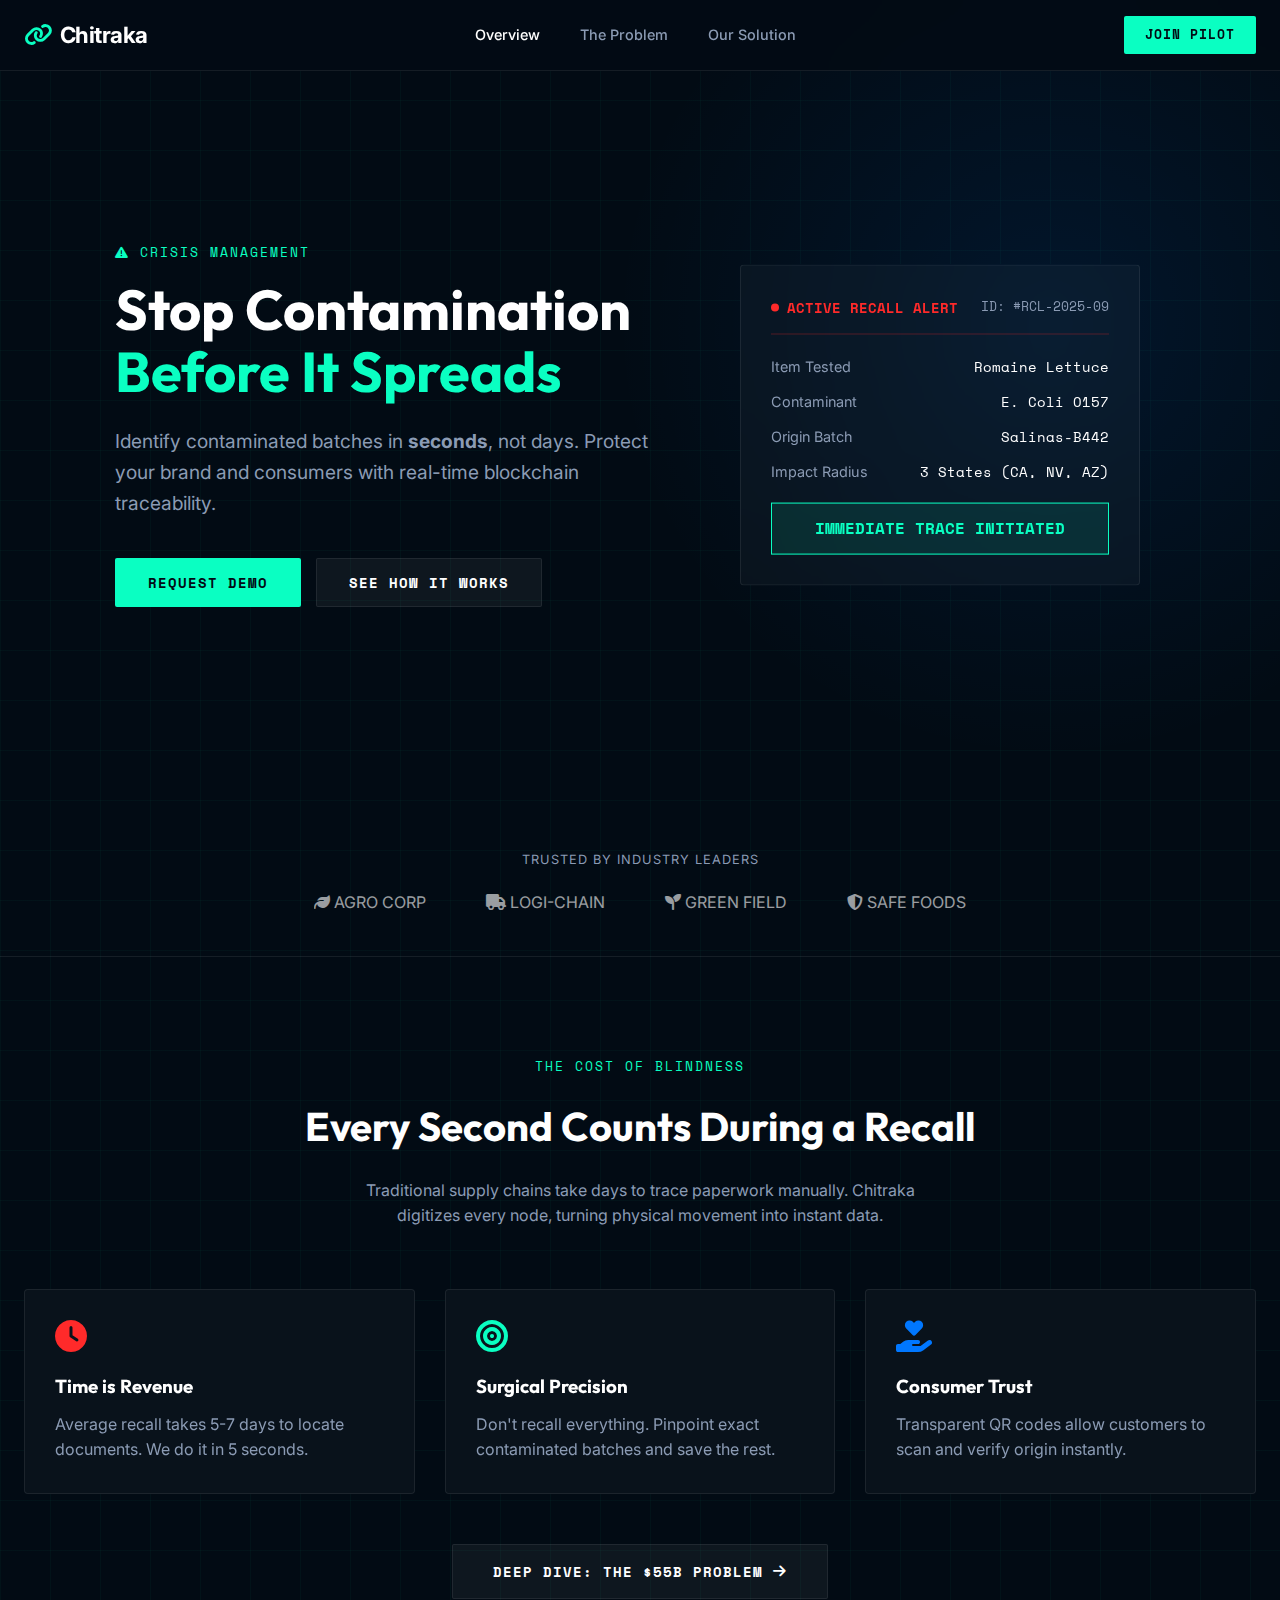
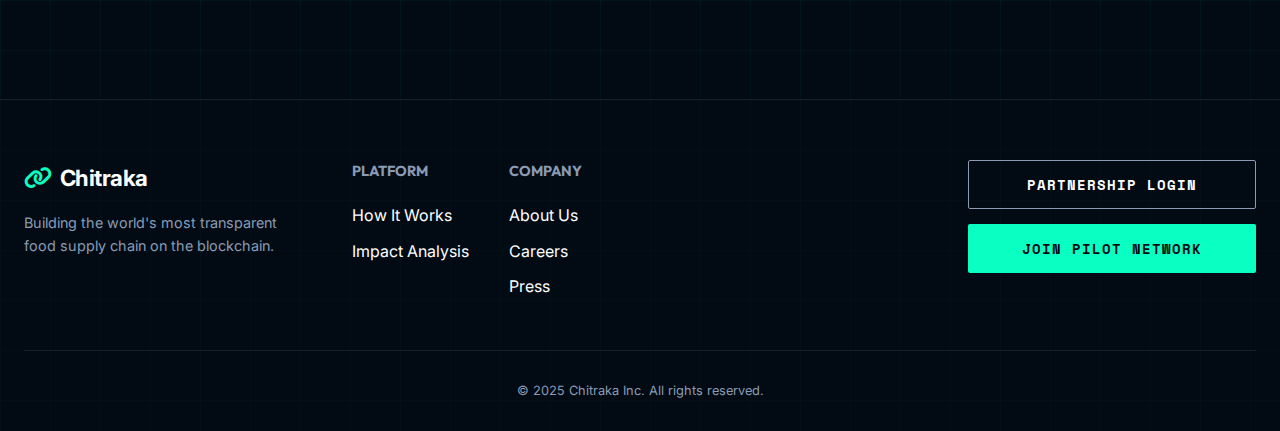
<file: index.html>
<!DOCTYPE html>
<html lang="en">

<head>
    <meta charset="UTF-8">
    <meta name="viewport" content="width=device-width, initial-scale=1.0">
    <title>Chitraka | Blockchain Food Supply Chain Transparency</title>
    <link rel="preconnect" href="https://fonts.googleapis.com">
    <link rel="preconnect" href="https://fonts.gstatic.com" crossorigin>
    <link
        href="https://fonts.googleapis.com/css2?family=Inter:wght@400;500;600&family=Outfit:wght@500;700&family=Space+Mono:wght@400;700&display=swap"
        rel="stylesheet">
    <link rel="stylesheet" href="style.css">
    <link rel="stylesheet" href="https://cdnjs.cloudflare.com/ajax/libs/font-awesome/6.4.0/css/all.min.css">
</head>

<body>

    <!-- Navigation -->
    <nav class="navbar">
        <div class="container nav-container">
            <a href="index.html" class="logo">
                <i class="fa-solid fa-link logo-blue"></i>
                Chitraka
            </a>
            <ul class="nav-links">
                <li class="nav-item"><a href="index.html" class="active">Overview</a></li>
                <li class="nav-item"><a href="problem.html">The Problem</a></li>
                <li class="nav-item"><a href="solution.html">Our Solution</a></li>
            </ul>
            <a href="pilot.html" class="btn btn-primary nav-cta">Join Pilot</a>
        </div>
    </nav>

    <!-- Hero Section -->
    <header class="hero">
        <div class="hero-bg"></div>
        <div class="container hero-grid">
            <div class="hero-content">
                <span class="section-label highlight-urgency"><i class="fa-solid fa-triangle-exclamation"></i> Crisis
                    Management</span>
                <h1>Stop Contamination <br><span class="highlight-trust">Before It Spreads</span></h1>
                <p class="hero-subtitle">Identify contaminated batches in <strong>seconds</strong>, not days. Protect
                    your brand and consumers with real-time blockchain traceability.</p>
                <div class="cta-group" style="display: flex; gap: 15px;">
                    <a href="pilot.html" class="btn btn-primary">Request Demo</a>
                    <a href="solution.html" class="btn btn-ghost">See How It Works</a>
                </div>
            </div>

            <div class="hero-visual">
                <!-- Scenario Card -->
                <div class="glass-panel scenario-card">
                    <div class="alert-header">
                        <span class="alert-title">
                            <div class="alert-pulse"></div> ACTIVE RECALL ALERT
                        </span>
                        <span class="mono" style="font-size: 0.8rem; color: var(--text-muted);">ID: #RCL-2025-09</span>
                    </div>
                    <div class="scenario-data">
                        <div class="data-row">
                            <span class="data-label">Item Tested</span>
                            <span class="data-val">Romaine Lettuce</span>
                        </div>
                        <div class="data-row">
                            <span class="data-label">Contaminant</span>
                            <span class="data-val highlight-urgency">E. Coli O157</span>
                        </div>
                        <div class="data-row">
                            <span class="data-label">Origin Batch</span>
                            <span class="data-val"> Salinas-B442</span>
                        </div>
                        <div class="data-row">
                            <span class="data-label">Impact Radius</span>
                            <span class="data-val">3 States (CA, NV, AZ)</span>
                        </div>
                    </div>
                    <div class="locate-btn">IMMEDIATE TRACE INITIATED</div>
                </div>
            </div>
        </div>
    </header>

    <!-- Trust Indicators -->
    <section class="trust-strip" style="padding: 40px 0; border-bottom: 1px solid var(--border-glass);">
        <div class="container">
            <p
                style="text-align: center; margin-bottom: 20px; color: var(--text-muted); font-size: 0.8rem; text-transform: uppercase; letter-spacing: 1px;">
                Trusted by Industry Leaders</p>
            <div style="display: flex; justify-content: center; gap: 60px; opacity: 0.6; flex-wrap: wrap;">
                <span><i class="fa-solid fa-leaf"></i> AGRO CORP</span>
                <span><i class="fa-solid fa-truck"></i> LOGI-CHAIN</span>
                <span><i class="fa-solid fa-seedling"></i> GREEN FIELD</span>
                <span><i class="fa-solid fa-shield-halved"></i> SAFE FOODS</span>
            </div>
        </div>
    </section>

    <!-- Value Prop / Mini Problem Intro -->
    <section class="problem-intro">
        <div class="container">
            <div class="section-header">
                <span class="section-label">The Cost of Blindness</span>
                <h2 class="section-title">Every Second Counts During a Recall</h2>
                <p style="max-width: 600px; margin: 0 auto; color: var(--text-muted);">Traditional supply chains take
                    days to trace paperwork manually. Chitraka digitizes every node, turning physical movement into
                    instant data.</p>
            </div>

            <div style="display: grid; grid-template-columns: repeat(auto-fit, minmax(300px, 1fr)); gap: 30px;">
                <div class="glass-panel" style="padding: 30px;">
                    <i class="fa-solid fa-clock highlight-urgency" style="font-size: 2rem; margin-bottom: 20px;"></i>
                    <h3>Time is Revenue</h3>
                    <p style="color: var(--text-muted); margin-top: 10px;">Average recall takes 5-7 days to locate
                        documents. We do it in 5 seconds.</p>
                </div>
                <div class="glass-panel" style="padding: 30px;">
                    <i class="fa-solid fa-bullseye highlight-trust" style="font-size: 2rem; margin-bottom: 20px;"></i>
                    <h3>Surgical Precision</h3>
                    <p style="color: var(--text-muted); margin-top: 10px;">Don't recall everything. Pinpoint exact
                        contaminated batches and save the rest.</p>
                </div>
                <div class="glass-panel" style="padding: 30px;">
                    <i class="fa-solid fa-hand-holding-heart"
                        style="font-size: 2rem; margin-bottom: 20px; color: var(--accent-blue);"></i>
                    <h3>Consumer Trust</h3>
                    <p style="color: var(--text-muted); margin-top: 10px;">Transparent QR codes allow customers to scan
                        and verify origin instantly.</p>
                </div>
            </div>

            <div style="text-align: center; margin-top: 50px;">
                <a href="problem.html" class="btn btn-ghost" style="padding: 15px 40px;">Deep Dive: The $55B Problem <i
                        class="fa-solid fa-arrow-right" style="margin-left: 10px;"></i></a>
            </div>
        </div>
    </section>

    <!-- Footer -->
    <footer>
        <div class="container">
            <div class="footer-grid">
                <div class="footer-brand">
                    <a href="#" class="logo" style="margin-bottom: 15px; display: inline-flex;">
                        <i class="fa-solid fa-link logo-blue"></i> Chitraka
                    </a>
                    <p style="color: var(--text-muted); font-size: 0.9rem; max-width: 300px;">
                        Building the world's most transparent food supply chain on the blockchain.
                    </p>
                </div>
                <div class="footer-links">
                    <div class="link-group">
                        <h4>Platform</h4>
                        <ul>
                            <li><a href="solution.html">How It Works</a></li>
                            <li><a href="problem.html">Impact Analysis</a></li>
                        </ul>
                    </div>
                    <div class="link-group">
                        <h4>Company</h4>
                        <ul>
                            <li><a href="#">About Us</a></li>
                            <li><a href="#">Careers</a></li>
                            <li><a href="#">Press</a></li>
                        </ul>
                    </div>
                </div>
                <div class="footer-cta">
                    <a href="pilot.html" class="btn btn-outline"
                        style="border: 1px solid var(--text-muted); width: 100%; text-align: center; margin-bottom: 15px;">Partnership
                        Login</a>
                    <a href="pilot.html" class="btn btn-primary" style="width: 100%;">Join Pilot Network</a>
                </div>
            </div>
            <div class="footer-bottom">
                &copy; 2025 Chitraka Inc. All rights reserved.
            </div>
        </div>
    </footer>

    <script src="script.js"></script>
</body>

</html>
</file>
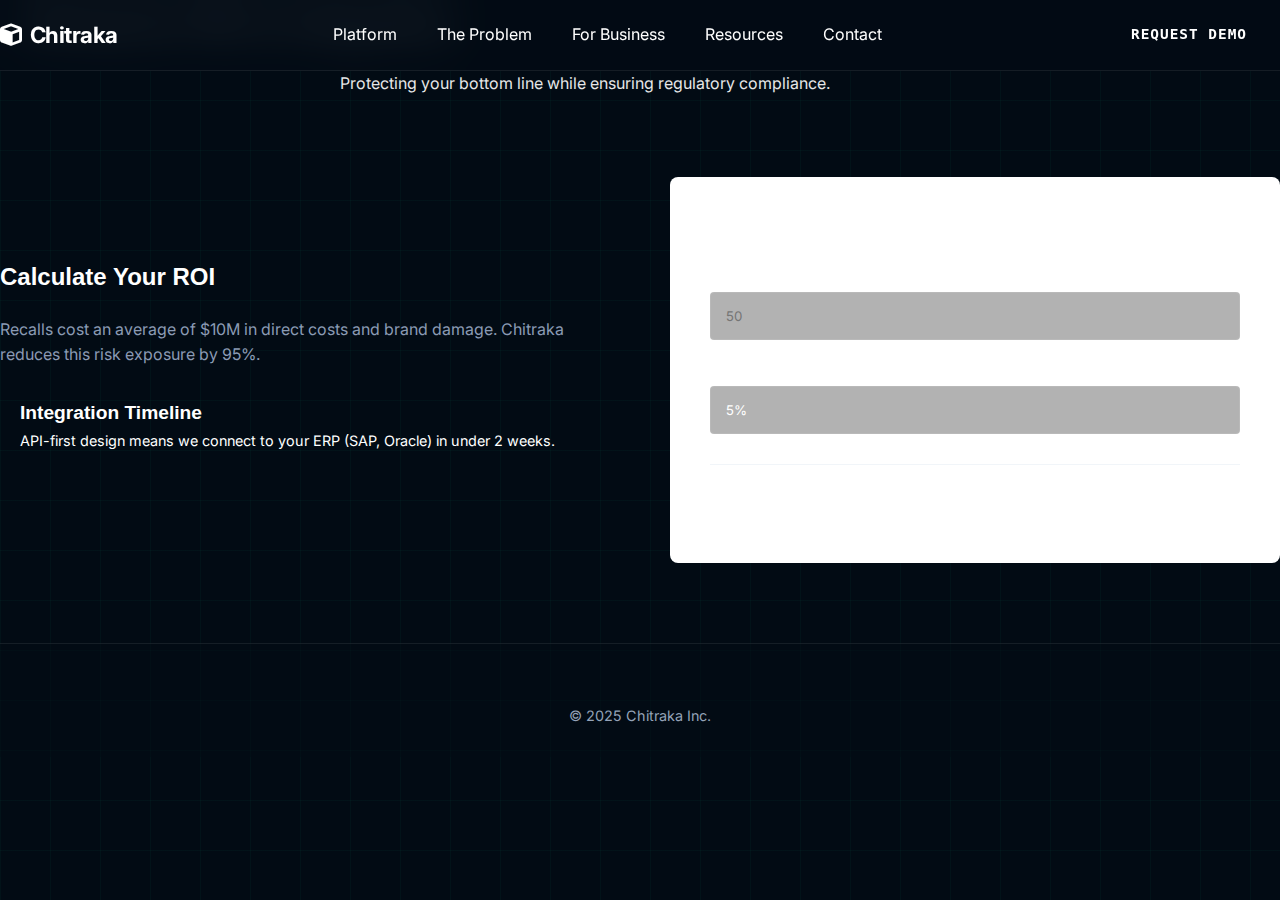
<file: business.html>
<!DOCTYPE html>
<html lang="en">

<head>
    <meta charset="UTF-8">
    <meta name="viewport" content="width=device-width, initial-scale=1.0">
    <title>For Business | Chitraka</title>
    <link
        href="https://fonts.googleapis.com/css2?family=Inter:wght@400;500;600&family=Poppins:wght@500;600;700&display=swap"
        rel="stylesheet">
    <link rel="stylesheet" href="style.css">
    <link rel="stylesheet" href="https://cdnjs.cloudflare.com/ajax/libs/font-awesome/6.4.0/css/all.min.css">
</head>

<body>

    <!-- Navbar -->
    <nav class="navbar">
        <div class="nav-container">
            <a href="index.html" class="logo">
                <span class="logo-icon"><i class="fa-solid fa-cube"></i></span> Chitraka
            </a>
            <ul class="nav-links">
                <li><a href="index.html">Platform</a></li>
                <li><a href="problem.html">The Problem</a></li>
                <li><a href="business.html" class="active">For Business</a></li>
                <li><a href="resources.html">Resources</a></li>
                <li><a href="contact.html">Contact</a></li>
            </ul>
            <a href="pilot.html" class="btn btn-brand">Request Demo</a>
        </div>
    </nav>

    <header class="page-header">
        <div class="container">
            <h1>Enterprise ROI & Integration</h1>
            <p style="max-width: 600px; margin: 20px auto 0; opacity: 0.9;">Protecting your bottom line while ensuring
                regulatory compliance.</p>
        </div>
    </header>

    <div class="container" style="padding: 80px 0;">
        <div style="display: grid; grid-template-columns: 1fr 1fr; gap: 60px; align-items: center;">
            <div>
                <h2 style="color: var(--primary); margin-bottom: 20px;">Calculate Your ROI</h2>
                <p style="color: var(--text-muted); margin-bottom: 30px;">Recalls cost an average of $10M in direct
                    costs and brand damage. Chitraka reduces this risk exposure by 95%.</p>

                <div style="border-left: 4px solid var(--brand); padding-left: 20px; margin-bottom: 30px;">
                    <h3 style="font-size: 1.2rem; color: var(--primary);">Integration Timeline</h3>
                    <p style="font-size: 0.9rem;">API-first design means we connect to your ERP (SAP, Oracle) in under 2
                        weeks.</p>
                </div>
            </div>

            <div style="background: #fff; padding: 40px; box-shadow: var(--card-shadow); border-radius: 8px;">
                <h3 style="margin-bottom: 20px;">ROI Calculator</h3>
                <div class="form-group">
                    <label>Annual Revenue ($M)</label>
                    <input type="number" placeholder="50">
                </div>
                <div class="form-group">
                    <label>Recall Risk Factor (Industry Avg 5%)</label>
                    <input type="text" value="5%" disabled>
                </div>
                <div style="margin-top: 30px; padding-top: 20px; border-top: 1px solid #f1f5f9;">
                    <div style="display: flex; justify-content: space-between; align-items: center;">
                        <span>Projected Savings:</span>
                        <span style="font-size: 1.5rem; font-weight: 700; color: var(--accent-safe);">$2.5M / yr</span>
                    </div>
                </div>
            </div>
        </div>
    </div>

    <!-- Footer -->
    <footer>
        <div class="container">
            <div style="text-align: center; font-size: 0.9rem; color: #94a3b8;">
                &copy; 2025 Chitraka Inc.
            </div>
        </div>
    </footer>
</body>

</html>
</file>
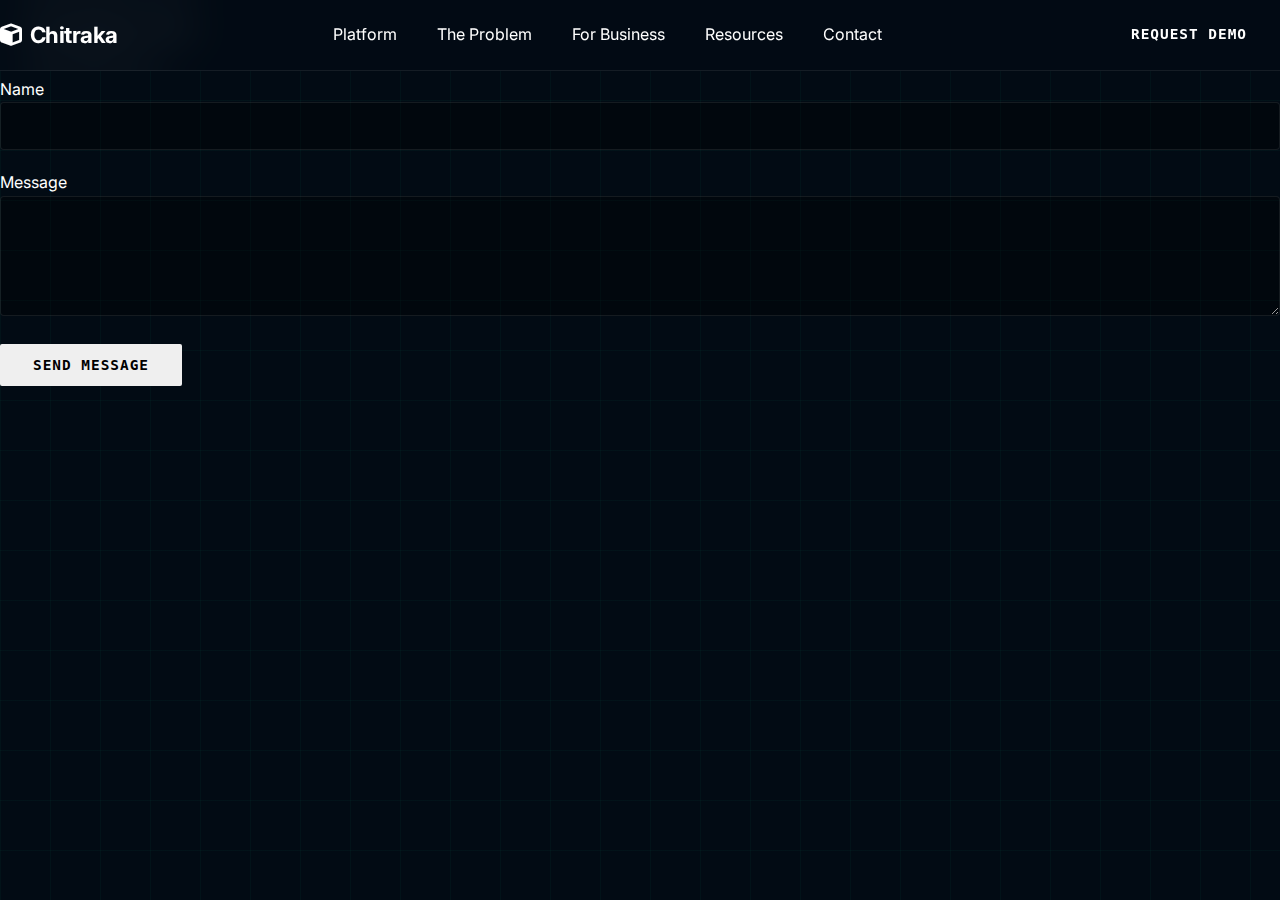
<file: contact.html>
<!DOCTYPE html>
<html lang="en">

<head>
    <meta charset="UTF-8">
    <meta name="viewport" content="width=device-width, initial-scale=1.0">
    <title>Contact | Chitraka</title>
    <link
        href="https://fonts.googleapis.com/css2?family=Inter:wght@400;500;600&family=Poppins:wght@500;600;700&display=swap"
        rel="stylesheet">
    <link rel="stylesheet" href="style.css">
    <link rel="stylesheet" href="https://cdnjs.cloudflare.com/ajax/libs/font-awesome/6.4.0/css/all.min.css">
</head>

<body>
    <nav class="navbar">
        <div class="nav-container">
            <a href="index.html" class="logo"><span class="logo-icon"><i class="fa-solid fa-cube"></i></span>
                Chitraka</a>
            <ul class="nav-links">
                <li><a href="index.html">Platform</a></li>
                <li><a href="problem.html">The Problem</a></li>
                <li><a href="business.html">For Business</a></li>
                <li><a href="resources.html">Resources</a></li>
                <li><a href="contact.html" class="active">Contact</a></li>
            </ul>
            <a href="pilot.html" class="btn btn-brand">Request Demo</a>
        </div>
    </nav>
    <header class="page-header">
        <div class="container">
            <h1>Contact Us</h1>
            <p>San Francisco HQ</p>
        </div>
    </header>
    <form class="form-clean">
        <div class="form-group"><label>Name</label><input type="text"></div>
        <div class="form-group"><label>Message</label><textarea></textarea></div>
        <button class="btn btn-brand">Send Message</button>
    </form>
</body>

</html>
</file>
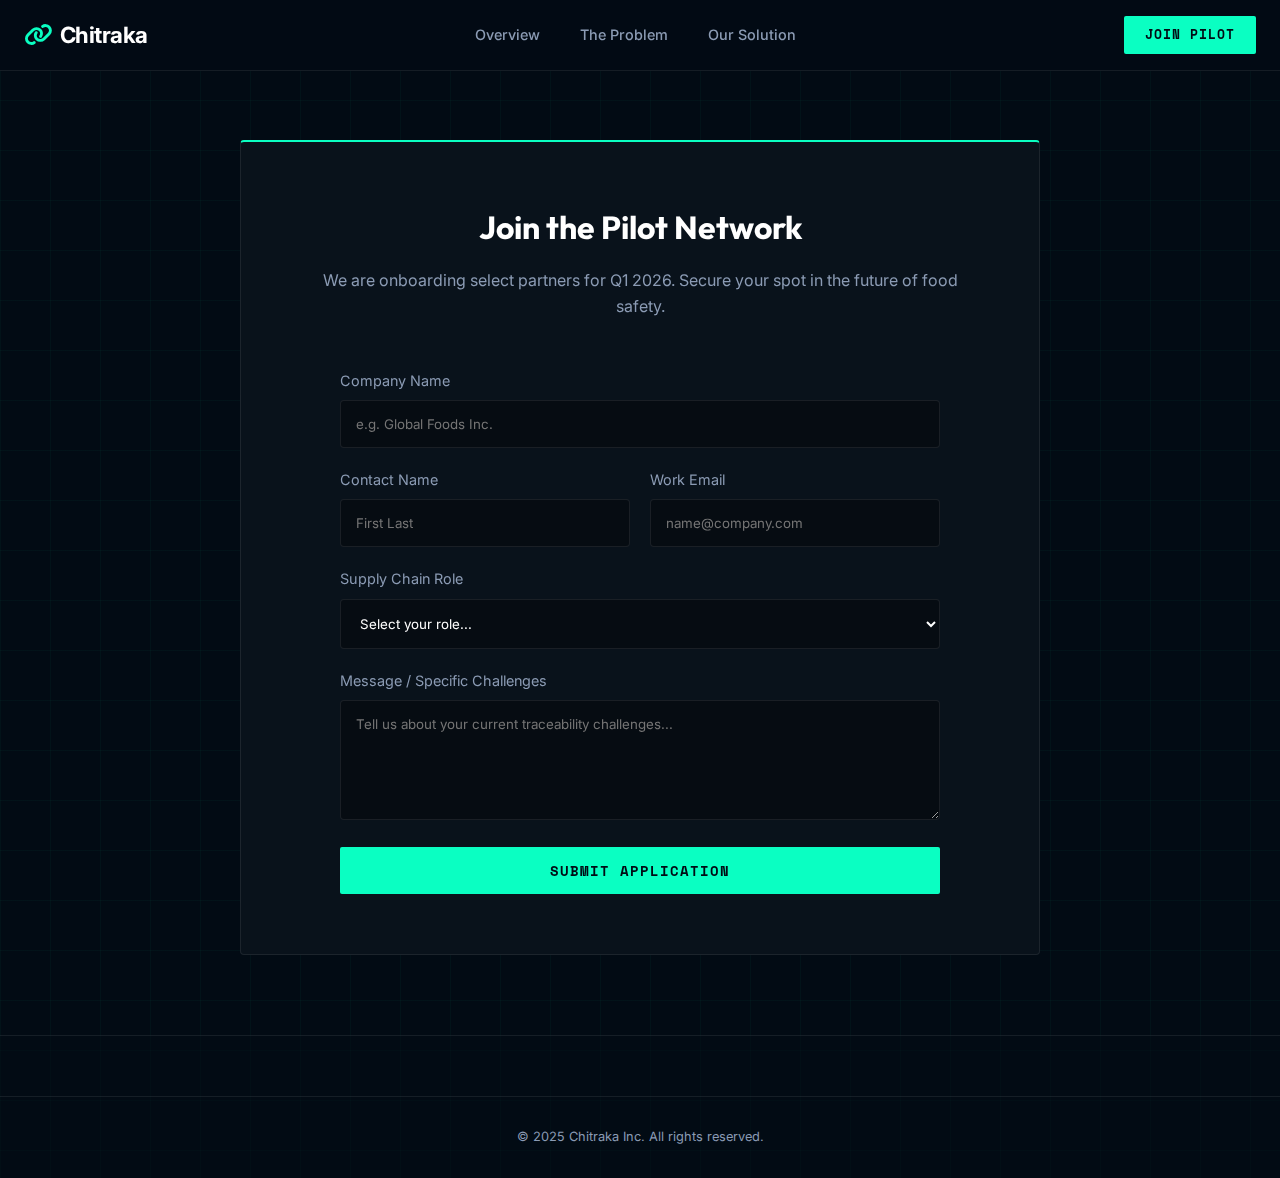
<file: pilot.html>
<!DOCTYPE html>
<html lang="en">

<head>
    <meta charset="UTF-8">
    <meta name="viewport" content="width=device-width, initial-scale=1.0">
    <title>Join Pilot Program | Chitraka</title>
    <link
        href="https://fonts.googleapis.com/css2?family=Inter:wght@400;500;600&family=Outfit:wght@500;700&family=Space+Mono:wght@400;700&display=swap"
        rel="stylesheet">
    <link rel="stylesheet" href="style.css">
    <link rel="stylesheet" href="https://cdnjs.cloudflare.com/ajax/libs/font-awesome/6.4.0/css/all.min.css">
</head>

<body>

    <!-- Navigation -->
    <nav class="navbar">
        <div class="container nav-container">
            <a href="index.html" class="logo">
                <i class="fa-solid fa-link logo-blue"></i> Chitraka
            </a>
            <ul class="nav-links">
                <li class="nav-item"><a href="index.html">Overview</a></li>
                <li class="nav-item"><a href="problem.html">The Problem</a></li>
                <li class="nav-item"><a href="solution.html">Our Solution</a></li>
            </ul>
            <a href="pilot.html" class="btn btn-primary nav-cta">Join Pilot</a>
        </div>
    </nav>

    <div class="container" style="padding-top: 140px; padding-bottom: 80px;">
        <div class="glass-panel"
            style="max-width: 800px; margin: 0 auto; padding: 60px; border-top: 2px solid var(--accent-trust);">
            <div style="text-align: center; margin-bottom: 50px;">
                <h1 style="margin-bottom: 15px;">Join the Pilot Network</h1>
                <p style="color: var(--text-muted);">We are onboarding select partners for Q1 2026. Secure your spot in
                    the future of food safety.</p>
            </div>

            <form class="pilot-form" id="pilotForm">
                <div class="form-group">
                    <label
                        style="display: block; margin-bottom: 8px; font-size: 0.9rem; color: var(--text-muted);">Company
                        Name</label>
                    <input type="text" placeholder="e.g. Global Foods Inc." required>
                </div>

                <div style="display: grid; grid-template-columns: 1fr 1fr; gap: 20px;">
                    <div class="form-group">
                        <label
                            style="display: block; margin-bottom: 8px; font-size: 0.9rem; color: var(--text-muted);">Contact
                            Name</label>
                        <input type="text" placeholder="First Last" required>
                    </div>
                    <div class="form-group">
                        <label
                            style="display: block; margin-bottom: 8px; font-size: 0.9rem; color: var(--text-muted);">Work
                            Email</label>
                        <input type="email" placeholder="name@company.com" required>
                    </div>
                </div>

                <div class="form-group">
                    <label
                        style="display: block; margin-bottom: 8px; font-size: 0.9rem; color: var(--text-muted);">Supply
                        Chain Role</label>
                    <select required>
                        <option value="" disabled selected>Select your role...</option>
                        <option value="producer">Producer / Farm</option>
                        <option value="distributor">Logistics / Distributor</option>
                        <option value="retailer">Retailer / Supermarket</option>
                        <option value="other">Other</option>
                    </select>
                </div>

                <div class="form-group">
                    <label
                        style="display: block; margin-bottom: 8px; font-size: 0.9rem; color: var(--text-muted);">Message
                        / Specific Challenges</label>
                    <textarea placeholder="Tell us about your current traceability challenges..."></textarea>
                </div>

                <button type="submit" class="btn btn-primary" style="width: 100%;">Submit Application</button>
            </form>
        </div>
    </div>

    <!-- Footer -->
    <footer>
        <div class="container footer-bottom">
            &copy; 2025 Chitraka Inc. All rights reserved.
        </div>
    </footer>

    <script src="script.js"></script>
</body>

</html>
</file>
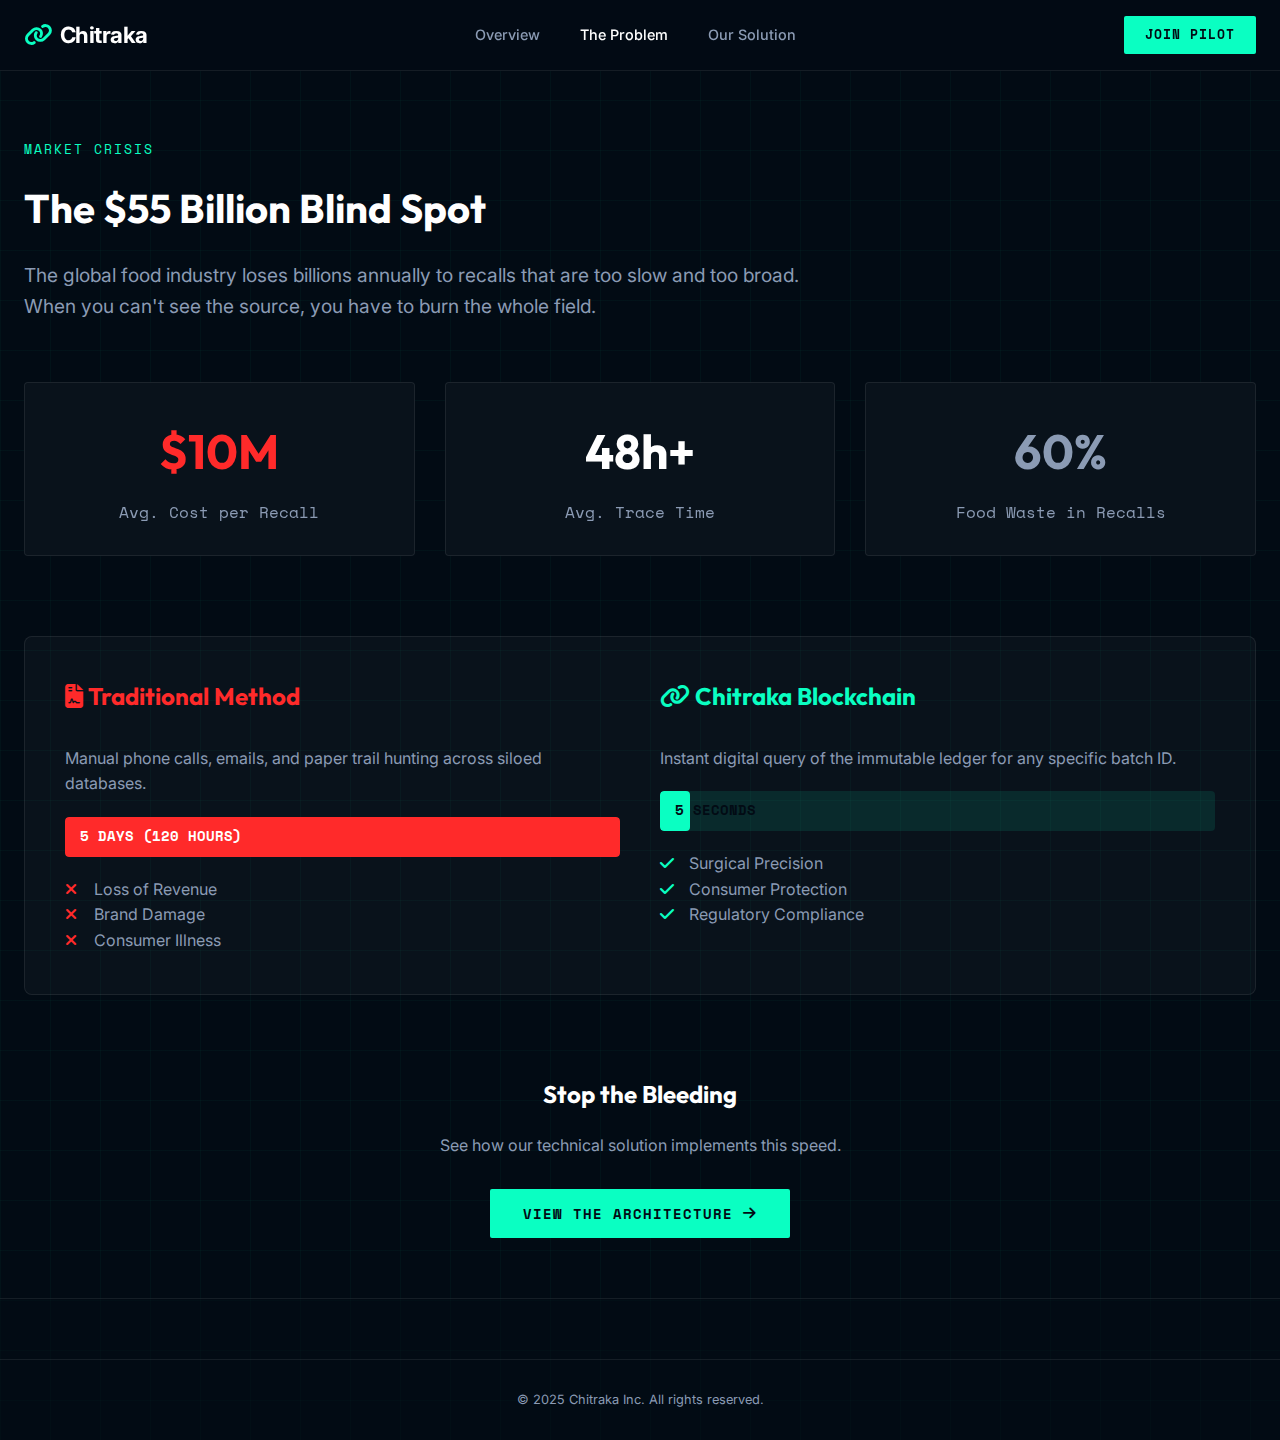
<file: problem.html>
<!DOCTYPE html>
<html lang="en">

<head>
    <meta charset="UTF-8">
    <meta name="viewport" content="width=device-width, initial-scale=1.0">
    <title>The Problem | Chitraka</title>
    <link
        href="https://fonts.googleapis.com/css2?family=Inter:wght@400;500;600&family=Outfit:wght@500;700&family=Space+Mono:wght@400;700&display=swap"
        rel="stylesheet">
    <link rel="stylesheet" href="style.css">
    <link rel="stylesheet" href="https://cdnjs.cloudflare.com/ajax/libs/font-awesome/6.4.0/css/all.min.css">
</head>

<body>

    <!-- Navigation (Identical for consistency) -->
    <nav class="navbar">
        <div class="container nav-container">
            <a href="index.html" class="logo">
                <i class="fa-solid fa-link logo-blue"></i> Chitraka
            </a>
            <ul class="nav-links">
                <li class="nav-item"><a href="index.html">Overview</a></li>
                <li class="nav-item"><a href="problem.html" class="active">The Problem</a></li>
                <li class="nav-item"><a href="solution.html">Our Solution</a></li>
            </ul>
            <a href="pilot.html" class="btn btn-primary nav-cta">Join Pilot</a>
        </div>
    </nav>

    <div class="container" style="padding-top: 140px; padding-bottom: 60px;">
        <span class="section-label highlight-urgency">Market Crisis</span>
        <h1 class="section-title">The $55 Billion Blind Spot</h1>
        <p style="max-width: 800px; font-size: 1.2rem; color: var(--text-muted); margin-bottom: 60px;">
            The global food industry loses billions annually to recalls that are too slow and too broad. When you can't
            see the source, you have to burn the whole field.
        </p>

        <!-- Stats Grid -->
        <div style="display: grid; grid-template-columns: repeat(3, 1fr); gap: 30px; margin-bottom: 80px;">
            <div class="glass-panel" style="padding: 30px; text-align: center;">
                <h2 style="font-size: 3rem; color: var(--accent-urgency); margin-bottom: 10px;">$10M</h2>
                <p class="mono" style="color: var(--text-muted);">Avg. Cost per Recall</p>
            </div>
            <div class="glass-panel" style="padding: 30px; text-align: center;">
                <h2 style="font-size: 3rem; color: var(--text-main); margin-bottom: 10px;">48h+</h2>
                <p class="mono" style="color: var(--text-muted);">Avg. Trace Time</p>
            </div>
            <div class="glass-panel" style="padding: 30px; text-align: center;">
                <h2 style="font-size: 3rem; color: var(--text-muted); margin-bottom: 10px;">60%</h2>
                <p class="mono" style="color: var(--text-muted);">Food Waste in Recalls</p>
            </div>
        </div>

        <!-- Comparison Visualization -->
        <div class="comparison-container">
            <div class="comparison-side">
                <h3 class="highlight-urgency"><i class="fa-solid fa-file-contract"></i> Traditional Method</h3>
                <p style="color: var(--text-muted); margin-bottom: 20px;">Manual phone calls, emails, and paper trail
                    hunting across siloed databases.</p>

                <div class="timeline-bar">
                    <div class="bar-fill bad-bar">
                        5 DAYS (120 HOURS)
                    </div>
                </div>
                <ul style="list-style: none; margin-top: 20px; color: var(--text-muted);">
                    <li><i class="fa-solid fa-xmark" style="color: var(--accent-urgency); width: 25px;"></i> Loss of
                        Revenue</li>
                    <li><i class="fa-solid fa-xmark" style="color: var(--accent-urgency); width: 25px;"></i> Brand
                        Damage</li>
                    <li><i class="fa-solid fa-xmark" style="color: var(--accent-urgency); width: 25px;"></i> Consumer
                        Illness</li>
                </ul>
            </div>

            <div class="comparison-side">
                <h3 class="highlight-trust"><i class="fa-solid fa-link"></i> Chitraka Blockchain</h3>
                <p style="color: var(--text-muted); margin-bottom: 20px;">Instant digital query of the immutable ledger
                    for any specific batch ID.</p>

                <div class="timeline-bar" style="background: rgba(10, 255, 194, 0.1);">
                    <div class="bar-fill good-bar" style="width: 2%;">
                        5 SECONDS
                    </div>
                </div>
                <ul style="list-style: none; margin-top: 20px; color: var(--text-muted);">
                    <li><i class="fa-solid fa-check" style="color: var(--accent-trust); width: 25px;"></i> Surgical
                        Precision</li>
                    <li><i class="fa-solid fa-check" style="color: var(--accent-trust); width: 25px;"></i> Consumer
                        Protection</li>
                    <li><i class="fa-solid fa-check" style="color: var(--accent-trust); width: 25px;"></i> Regulatory
                        Compliance</li>
                </ul>
            </div>
        </div>

        <div style="text-align: center; margin-top: 80px;">
            <h2 style="margin-bottom: 20px;">Stop the Bleeding</h2>
            <p style="color: var(--text-muted); margin-bottom: 30px;">See how our technical solution implements this
                speed.</p>
            <a href="solution.html" class="btn btn-primary">View the Architecture <i class="fa-solid fa-arrow-right"
                    style="margin-left: 10px;"></i></a>
        </div>

    </div>

    <!-- Footer -->
    <footer>
        <div class="container footer-bottom">
            &copy; 2025 Chitraka Inc. All rights reserved.
        </div>
    </footer>
</body>

</html>
</file>
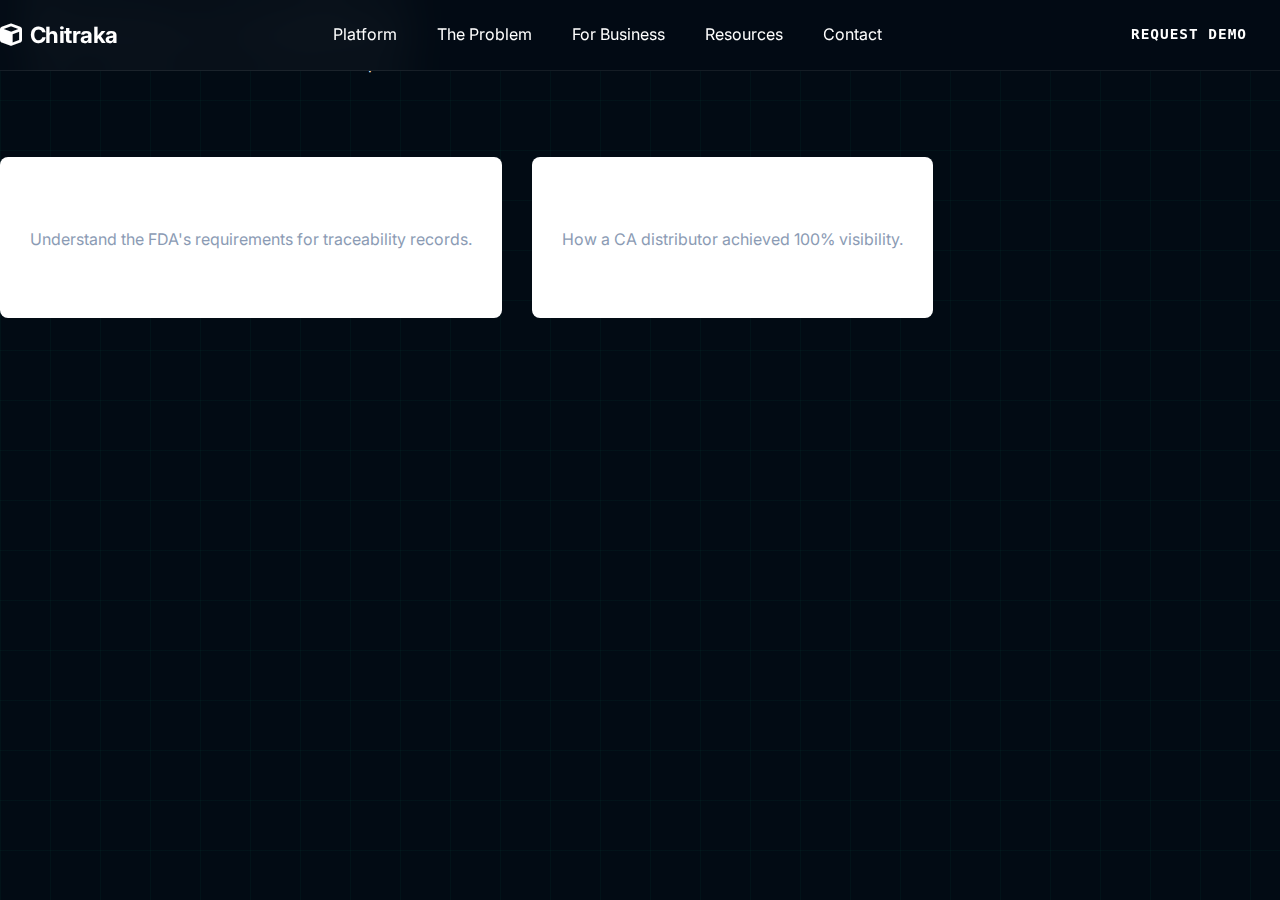
<file: resources.html>
<!DOCTYPE html>
<html lang="en">

<head>
    <meta charset="UTF-8">
    <meta name="viewport" content="width=device-width, initial-scale=1.0">
    <title>Resources | Chitraka</title>
    <link
        href="https://fonts.googleapis.com/css2?family=Inter:wght@400;500;600&family=Poppins:wght@500;600;700&display=swap"
        rel="stylesheet">
    <link rel="stylesheet" href="style.css">
    <link rel="stylesheet" href="https://cdnjs.cloudflare.com/ajax/libs/font-awesome/6.4.0/css/all.min.css">
</head>

<body>
    <nav class="navbar">
        <div class="nav-container">
            <a href="index.html" class="logo"><span class="logo-icon"><i class="fa-solid fa-cube"></i></span>
                Chitraka</a>
            <ul class="nav-links">
                <li><a href="index.html">Platform</a></li>
                <li><a href="problem.html">The Problem</a></li>
                <li><a href="business.html">For Business</a></li>
                <li><a href="resources.html" class="active">Resources</a></li>
                <li><a href="contact.html">Contact</a></li>
            </ul>
            <a href="pilot.html" class="btn btn-brand">Request Demo</a>
        </div>
    </nav>
    <header class="page-header">
        <div class="container">
            <h1>Resources & Compliance</h1>
            <p>Guides on FSMA Rule 204 and blockchain adoption.</p>
        </div>
    </header>
    <div class="container" style="padding: 80px 0;">
        <div style="display:flex; gap: 30px;">
            <div style="background: #fff; padding: 30px; box-shadow: var(--card-shadow); border-radius: 8px;">
                <h3><i class="fa-solid fa-file-pdf text-brand"></i> FSMA 204 Compliance Guide</h3>
                <p style="color: var(--text-muted); margin: 10px 0;">Understand the FDA's requirements for traceability
                    records.</p>
                <a href="#" class="text-tech">Download PDF &rarr;</a>
            </div>
            <div style="background: #fff; padding: 30px; box-shadow: var(--card-shadow); border-radius: 8px;">
                <h3><i class="fa-solid fa-file-lines text-brand"></i> Case Study: Leafy Greens</h3>
                <p style="color: var(--text-muted); margin: 10px 0;">How a CA distributor achieved 100% visibility.</p>
                <a href="#" class="text-tech">Read Story &rarr;</a>
            </div>
        </div>
    </div>
</body>

</html>
</file>
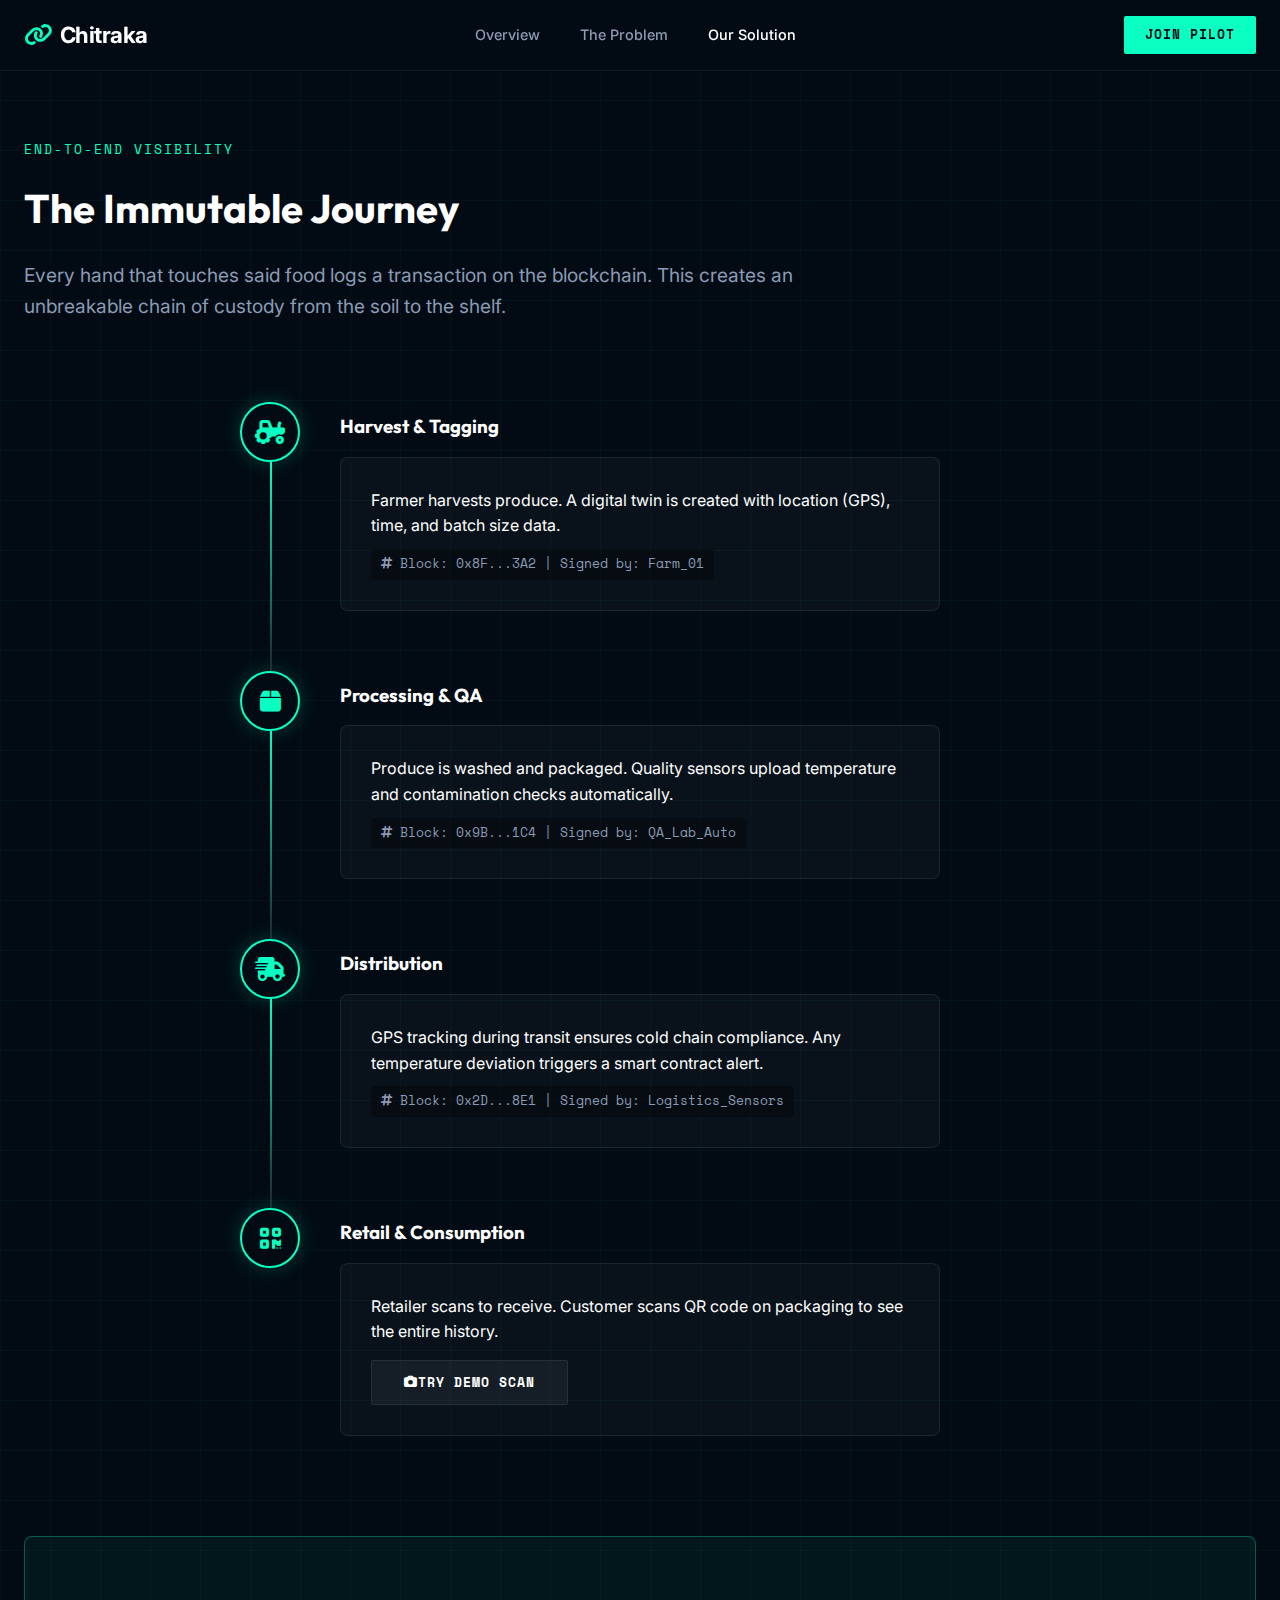
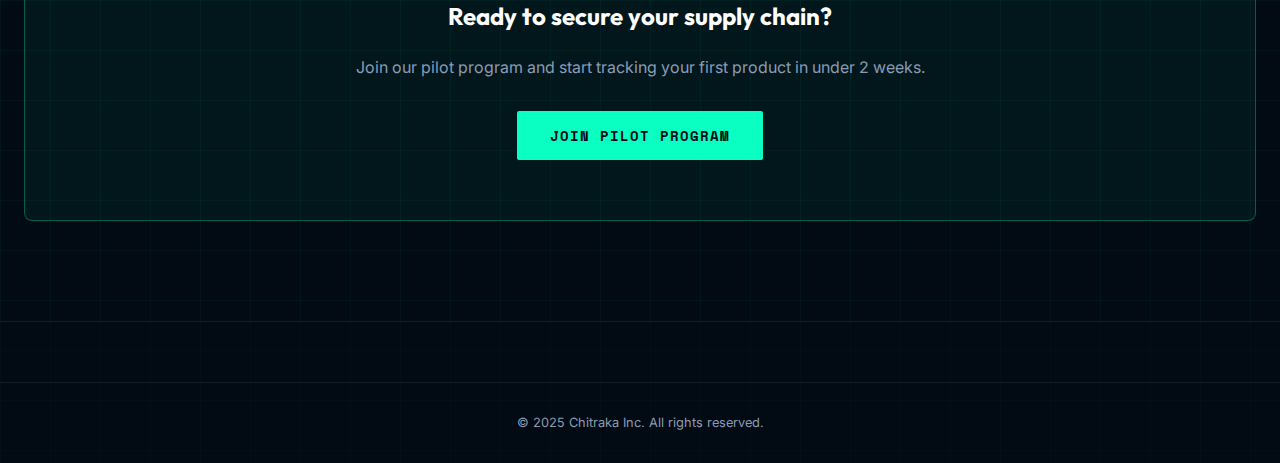
<file: solution.html>
<!DOCTYPE html>
<html lang="en">

<head>
    <meta charset="UTF-8">
    <meta name="viewport" content="width=device-width, initial-scale=1.0">
    <title>Our Solution | Chitraka</title>
    <link
        href="https://fonts.googleapis.com/css2?family=Inter:wght@400;500;600&family=Outfit:wght@500;700&family=Space+Mono:wght@400;700&display=swap"
        rel="stylesheet">
    <link rel="stylesheet" href="style.css">
    <link rel="stylesheet" href="https://cdnjs.cloudflare.com/ajax/libs/font-awesome/6.4.0/css/all.min.css">
    <style>
        .journey-step {
            display: flex;
            gap: 40px;
            margin-bottom: 60px;
            position: relative;
        }

        .journey-line {
            position: absolute;
            left: 30px;
            top: 60px;
            bottom: -60px;
            width: 2px;
            background: linear-gradient(to bottom, var(--accent-trust), rgba(255, 255, 255, 0.1));
            z-index: -1;
        }

        .step-last .journey-line {
            display: none;
        }

        .step-icon {
            width: 60px;
            height: 60px;
            background: var(--bg-dark);
            border: 2px solid var(--accent-trust);
            border-radius: 50%;
            display: flex;
            align-items: center;
            justify-content: center;
            font-size: 1.5rem;
            color: var(--accent-trust);
            flex-shrink: 0;
            box-shadow: 0 0 20px rgba(10, 255, 194, 0.2);
        }

        .step-content {
            padding-top: 10px;
        }

        .step-card {
            background: var(--bg-card);
            border: 1px solid var(--border-glass);
            padding: 30px;
            border-radius: 8px;
            margin-top: 15px;
            max-width: 600px;
        }

        .hash-code {
            font-family: var(--font-mono);
            font-size: 0.8rem;
            color: var(--text-muted);
            background: rgba(0, 0, 0, 0.3);
            padding: 5px 10px;
            border-radius: 4px;
            display: inline-block;
            margin-top: 10px;
        }
    </style>
</head>

<body>

    <!-- Navigation -->
    <nav class="navbar">
        <div class="container nav-container">
            <a href="index.html" class="logo">
                <i class="fa-solid fa-link logo-blue"></i> Chitraka
            </a>
            <ul class="nav-links">
                <li class="nav-item"><a href="index.html">Overview</a></li>
                <li class="nav-item"><a href="problem.html">The Problem</a></li>
                <li class="nav-item"><a href="solution.html" class="active">Our Solution</a></li>
            </ul>
            <a href="pilot.html" class="btn btn-primary nav-cta">Join Pilot</a>
        </div>
    </nav>

    <div class="container" style="padding-top: 140px; padding-bottom: 100px;">
        <span class="section-label highlight-trust">End-to-End Visibility</span>
        <h1 class="section-title">The Immutable Journey</h1>
        <p style="max-width: 800px; font-size: 1.2rem; color: var(--text-muted); margin-bottom: 80px;">
            Every hand that touches said food logs a transaction on the blockchain. This creates an unbreakable chain of
            custody from the soil to the shelf.
        </p>

        <!-- Journey Visualization -->
        <div style="max-width: 800px; margin: 0 auto;">

            <!-- Step 1 -->
            <div class="journey-step">
                <div class="journey-line"></div>
                <div class="step-icon"><i class="fa-solid fa-tractor"></i></div>
                <div class="step-content">
                    <h3>Harvest & Tagging</h3>
                    <div class="step-card">
                        <p>Farmer harvests produce. A digital twin is created with location (GPS), time, and batch size
                            data.</p>
                        <div class="hash-code"><i class="fa-solid fa-hashtag"></i> Block: 0x8F...3A2 | Signed by:
                            Farm_01</div>
                    </div>
                </div>
            </div>

            <!-- Step 2 -->
            <div class="journey-step">
                <div class="journey-line"></div>
                <div class="step-icon"><i class="fa-solid fa-box"></i></div>
                <div class="step-content">
                    <h3>Processing & QA</h3>
                    <div class="step-card">
                        <p>Produce is washed and packaged. Quality sensors upload temperature and contamination checks
                            automatically.</p>
                        <div class="hash-code"><i class="fa-solid fa-hashtag"></i> Block: 0x9B...1C4 | Signed by:
                            QA_Lab_Auto</div>
                    </div>
                </div>
            </div>

            <!-- Step 3 -->
            <div class="journey-step">
                <div class="journey-line"></div>
                <div class="step-icon"><i class="fa-solid fa-truck-fast"></i></div>
                <div class="step-content">
                    <h3>Distribution</h3>
                    <div class="step-card">
                        <p>GPS tracking during transit ensures cold chain compliance. Any temperature deviation triggers
                            a smart contract alert.</p>
                        <div class="hash-code"><i class="fa-solid fa-hashtag"></i> Block: 0x2D...8E1 | Signed by:
                            Logistics_Sensors</div>
                    </div>
                </div>
            </div>

            <!-- Step 4 -->
            <div class="journey-step step-last">
                <div class="step-icon"><i class="fa-solid fa-qrcode"></i></div>
                <div class="step-content">
                    <h3>Retail & Consumption</h3>
                    <div class="step-card">
                        <p>Retailer scans to receive. Customer scans QR code on packaging to see the entire history.</p>
                        <div style="margin-top: 15px;">
                            <button class="btn btn-ghost" style="font-size: 0.8rem;"><i class="fa-solid fa-camera"></i>
                                Try Demo Scan</button>
                        </div>
                    </div>
                </div>
            </div>

        </div>

        <div
            style="text-align: center; margin-top: 100px; padding: 60px; background: rgba(10, 255, 194, 0.05); border: 1px solid var(--border-tech); border-radius: 8px;">
            <h2 style="margin-bottom: 20px;">Ready to secure your supply chain?</h2>
            <p style="margin-bottom: 30px; color: var(--text-muted);">Join our pilot program and start tracking your
                first product in under 2 weeks.</p>
            <a href="pilot.html" class="btn btn-primary">Join Pilot Program</a>
        </div>
    </div>

    <!-- Footer -->
    <footer>
        <div class="container footer-bottom">
            &copy; 2025 Chitraka Inc. All rights reserved.
        </div>
    </footer>

</body>

</html>
</file>
<file: style.css>
:root {
    /* Color Palette */
    --bg-dark: #020b14;
    --bg-panel: rgba(2, 11, 20, 0.7);
    --bg-card: rgba(255, 255, 255, 0.03);

    --accent-trust: #0affc2;
    /* Cyan/Teal for blockchain/tech */
    --accent-blue: #0077ff;
    /* Corporate Tech Blue */
    --accent-urgency: #ff2a2a;
    /* Red for contamination/alerts */

    --text-main: #ffffff;
    --text-muted: #8b9bb4;

    --border-glass: rgba(255, 255, 255, 0.08);
    --border-tech: rgba(10, 255, 194, 0.3);

    /* Typography */
    --font-heading: 'Outfit', sans-serif;
    --font-mono: 'Space Mono', monospace;
    /* Data/Tech font */
    --font-body: 'Inter', sans-serif;

    --transition: all 0.3s cubic-bezier(0.4, 0, 0.2, 1);
}

* {
    margin: 0;
    padding: 0;
    box-sizing: border-box;
}

body {
    background-color: var(--bg-dark);
    color: var(--text-main);
    font-family: var(--font-body);
    line-height: 1.6;
    overflow-x: hidden;
    background-image:
        linear-gradient(rgba(10, 255, 194, 0.03) 1px, transparent 1px),
        linear-gradient(90deg, rgba(10, 255, 194, 0.03) 1px, transparent 1px);
    background-size: 50px 50px;
    /* Tech Grid Background */
}

a {
    text-decoration: none;
    color: inherit;
    transition: var(--transition);
}

h1,
h2,
h3,
h4 {
    font-family: var(--font-heading);
    font-weight: 700;
}

.mono {
    font-family: var(--font-mono);
}

.container {
    max-width: 1280px;
    margin: 0 auto;
    padding: 0 24px;
}

/* Utilities */
.highlight-trust {
    color: var(--accent-trust);
}

.highlight-urgency {
    color: var(--accent-urgency);
}

.glass-panel {
    background: var(--bg-card);
    backdrop-filter: blur(12px);
    -webkit-backdrop-filter: blur(12px);
    border: 1px solid var(--border-glass);
    border-radius: 4px;
    /* Sharper corners for tech feel */
}

/* Buttons */
.btn {
    display: inline-flex;
    align-items: center;
    justify-content: center;
    padding: 12px 32px;
    font-family: var(--font-mono);
    /* Tech feel */
    font-size: 0.9rem;
    font-weight: 700;
    text-transform: uppercase;
    letter-spacing: 1px;
    cursor: pointer;
    border-radius: 2px;
    transition: var(--transition);
    border: 1px solid transparent;
}

.btn-primary {
    background: var(--accent-trust);
    color: var(--bg-dark);
}

.btn-primary:hover {
    box-shadow: 0 0 20px rgba(10, 255, 194, 0.4);
    transform: translateY(-2px);
}

.btn-danger {
    background: transparent;
    border-color: var(--accent-urgency);
    color: var(--accent-urgency);
}

.btn-danger:hover {
    background: rgba(255, 42, 42, 0.1);
    box-shadow: 0 0 15px rgba(255, 42, 42, 0.3);
}

.btn-ghost {
    background: rgba(255, 255, 255, 0.05);
    color: var(--text-main);
    border: 1px solid var(--border-glass);
}

.btn-ghost:hover {
    background: rgba(255, 255, 255, 0.1);
    border-color: var(--text-main);
}

/* Navigation */
.navbar {
    position: fixed;
    top: 0;
    width: 100%;
    z-index: 1000;
    background: rgba(2, 11, 20, 0.85);
    /* Darker backdrop */
    backdrop-filter: blur(20px);
    border-bottom: 1px solid var(--border-glass);
}

.nav-container {
    display: flex;
    justify-content: space-between;
    align-items: center;
    height: 70px;
}

.logo {
    font-size: 1.4rem;
    font-weight: 700;
    letter-spacing: -0.5px;
    display: flex;
    align-items: center;
    gap: 8px;
}

.logo-blue {
    color: var(--accent-trust);
}

.nav-links {
    display: flex;
    gap: 40px;
    list-style: none;
}

.nav-links .nav-item a {
    font-size: 0.9rem;
    color: var(--text-muted);
    font-weight: 500;
}

.nav-links .nav-item a:hover,
.nav-links .nav-item a.active {
    color: var(--text-main);
}

.nav-cta {
    font-size: 0.8rem;
    padding: 8px 20px;
}

/* Hero Section */
.hero {
    padding-top: 140px;
    padding-bottom: 100px;
    min-height: 90vh;
    display: flex;
    align-items: center;
    position: relative;
    overflow: hidden;
}

.hero-bg {
    position: absolute;
    top: 0;
    right: 0;
    width: 60%;
    height: 100%;
    background: radial-gradient(circle at 70% 40%, rgba(0, 119, 255, 0.1), transparent 60%);
    z-index: -1;
}

.hero-grid {
    display: grid;
    grid-template-columns: 1.2fr 1fr;
    /* 1.2 for text, 1 for visual */
    gap: 60px;
    align-items: center;
}

.hero-content h1 {
    font-size: 3.5rem;
    line-height: 1.1;
    margin-bottom: 24px;
}

.hero-subtitle {
    font-size: 1.2rem;
    color: var(--text-muted);
    margin-bottom: 40px;
    max-width: 540px;
}

.hero-visual {
    position: relative;
    height: 400px;
}

/* Scenario Visualization in Hero */
.scenario-card {
    position: absolute;
    top: 50%;
    left: 50%;
    transform: translate(-50%, -50%);
    width: 100%;
    max-width: 400px;
    padding: 30px;
}

.alert-header {
    display: flex;
    justify-content: space-between;
    align-items: center;
    margin-bottom: 20px;
    padding-bottom: 15px;
    border-bottom: 1px solid rgba(255, 42, 42, 0.3);
}

.alert-title {
    color: var(--accent-urgency);
    font-family: var(--font-mono);
    font-size: 0.9rem;
    font-weight: 700;
    display: flex;
    align-items: center;
    gap: 8px;
}

.alert-pulse {
    width: 8px;
    height: 8px;
    background: var(--accent-urgency);
    border-radius: 50%;
    animation: pulse-red 1s infinite;
}

@keyframes pulse-red {
    0% {
        box-shadow: 0 0 0 0 rgba(255, 42, 42, 0.7);
    }

    70% {
        box-shadow: 0 0 0 10px rgba(255, 42, 42, 0);
    }

    100% {
        box-shadow: 0 0 0 0 rgba(255, 42, 42, 0);
    }
}

.data-row {
    display: flex;
    justify-content: space-between;
    margin-bottom: 12px;
    font-size: 0.9rem;
}

.data-label {
    color: var(--text-muted);
}

.data-val {
    font-family: var(--font-mono);
    color: var(--text-main);
}

.locate-btn {
    width: 100%;
    margin-top: 20px;
    padding: 12px;
    background: rgba(10, 255, 194, 0.1);
    color: var(--accent-trust);
    border: 1px solid var(--accent-trust);
    font-family: var(--font-mono);
    font-weight: 700;
    text-align: center;
    cursor: pointer;
    transition: var(--transition);
}

.locate-btn:hover {
    background: var(--accent-trust);
    color: var(--bg-dark);
}

/* Section Common */
section {
    padding: 100px 0;
}

.section-header {
    text-align: center;
    margin-bottom: 60px;
}

.section-label {
    font-family: var(--font-mono);
    color: var(--accent-trust);
    text-transform: uppercase;
    letter-spacing: 2px;
    font-size: 0.8rem;
    margin-bottom: 16px;
    display: block;
}

.section-title {
    font-size: 2.5rem;
    margin-bottom: 20px;
}

/* Problem Timeline */
.comparison-container {
    background: var(--bg-card);
    border: 1px solid var(--border-glass);
    border-radius: 8px;
    padding: 40px;
    display: grid;
    grid-template-columns: 1fr 1fr;
    gap: 40px;
    position: relative;
}

.comparison-side h3 {
    margin-bottom: 30px;
    font-size: 1.5rem;
}

.timeline-bar {
    height: 40px;
    width: 100%;
    background: rgba(255, 255, 255, 0.1);
    border-radius: 4px;
    position: relative;
    overflow: hidden;
    margin-bottom: 10px;
}

.bar-fill {
    height: 100%;
    border-radius: 4px;
    display: flex;
    align-items: center;
    padding: 0 15px;
    font-family: var(--font-mono);
    font-weight: 700;
    color: #fff;
    font-size: 0.85rem;
    white-space: nowrap;
}

.bad-bar {
    background: var(--accent-urgency);
    width: 100%;
}

/* 5 Days */
.good-bar {
    background: var(--accent-trust);
    color: var(--bg-dark);
    width: 1%;
    transition: width 1.5s ease-out;
}

/* Pilot Form */
.pilot-form {
    max-width: 600px;
    margin: 0 auto;
}

.form-group {
    margin-bottom: 20px;
}

input,
textarea,
select {
    width: 100%;
    padding: 15px;
    background: rgba(0, 0, 0, 0.3);
    border: 1px solid var(--border-glass);
    color: var(--text-main);
    border-radius: 4px;
    font-family: var(--font-body);
}

input:focus,
textarea:focus,
select:focus {
    outline: none;
    border-color: var(--accent-trust);
    background: rgba(10, 255, 194, 0.05);
}

textarea {
    resize: vertical;
    min-height: 120px;
}

/* Footer */
footer {
    border-top: 1px solid var(--border-glass);
    padding: 60px 0 30px;
    background: rgba(2, 11, 20, 0.5);
}

.footer-grid {
    display: grid;
    grid-template-columns: 1fr 2fr 1fr;
    gap: 40px;
    margin-bottom: 40px;
}

.footer-links {
    display: flex;
    gap: 40px;
}

.link-group h4 {
    margin-bottom: 20px;
    color: var(--text-muted);
    font-size: 0.9rem;
    text-transform: uppercase;
}

.link-group ul {
    list-style: none;
}

.link-group li {
    margin-bottom: 10px;
}

.link-group a:hover {
    color: var(--accent-trust);
}

.footer-bottom {
    text-align: center;
    padding-top: 30px;
    border-top: 1px solid var(--border-glass);
    color: var(--text-muted);
    font-size: 0.8rem;
}

/* Responsive */
@media (max-width: 768px) {
    .hero-grid {
        grid-template-columns: 1fr;
        text-align: center;
    }

    .hero-content h1 {
        font-size: 2.5rem;
    }

    .nav-links {
        display: none;
    }

    /* Add mobile toggle in script if requested */

    .comparison-container {
        grid-template-columns: 1fr;
    }
}
</file>
